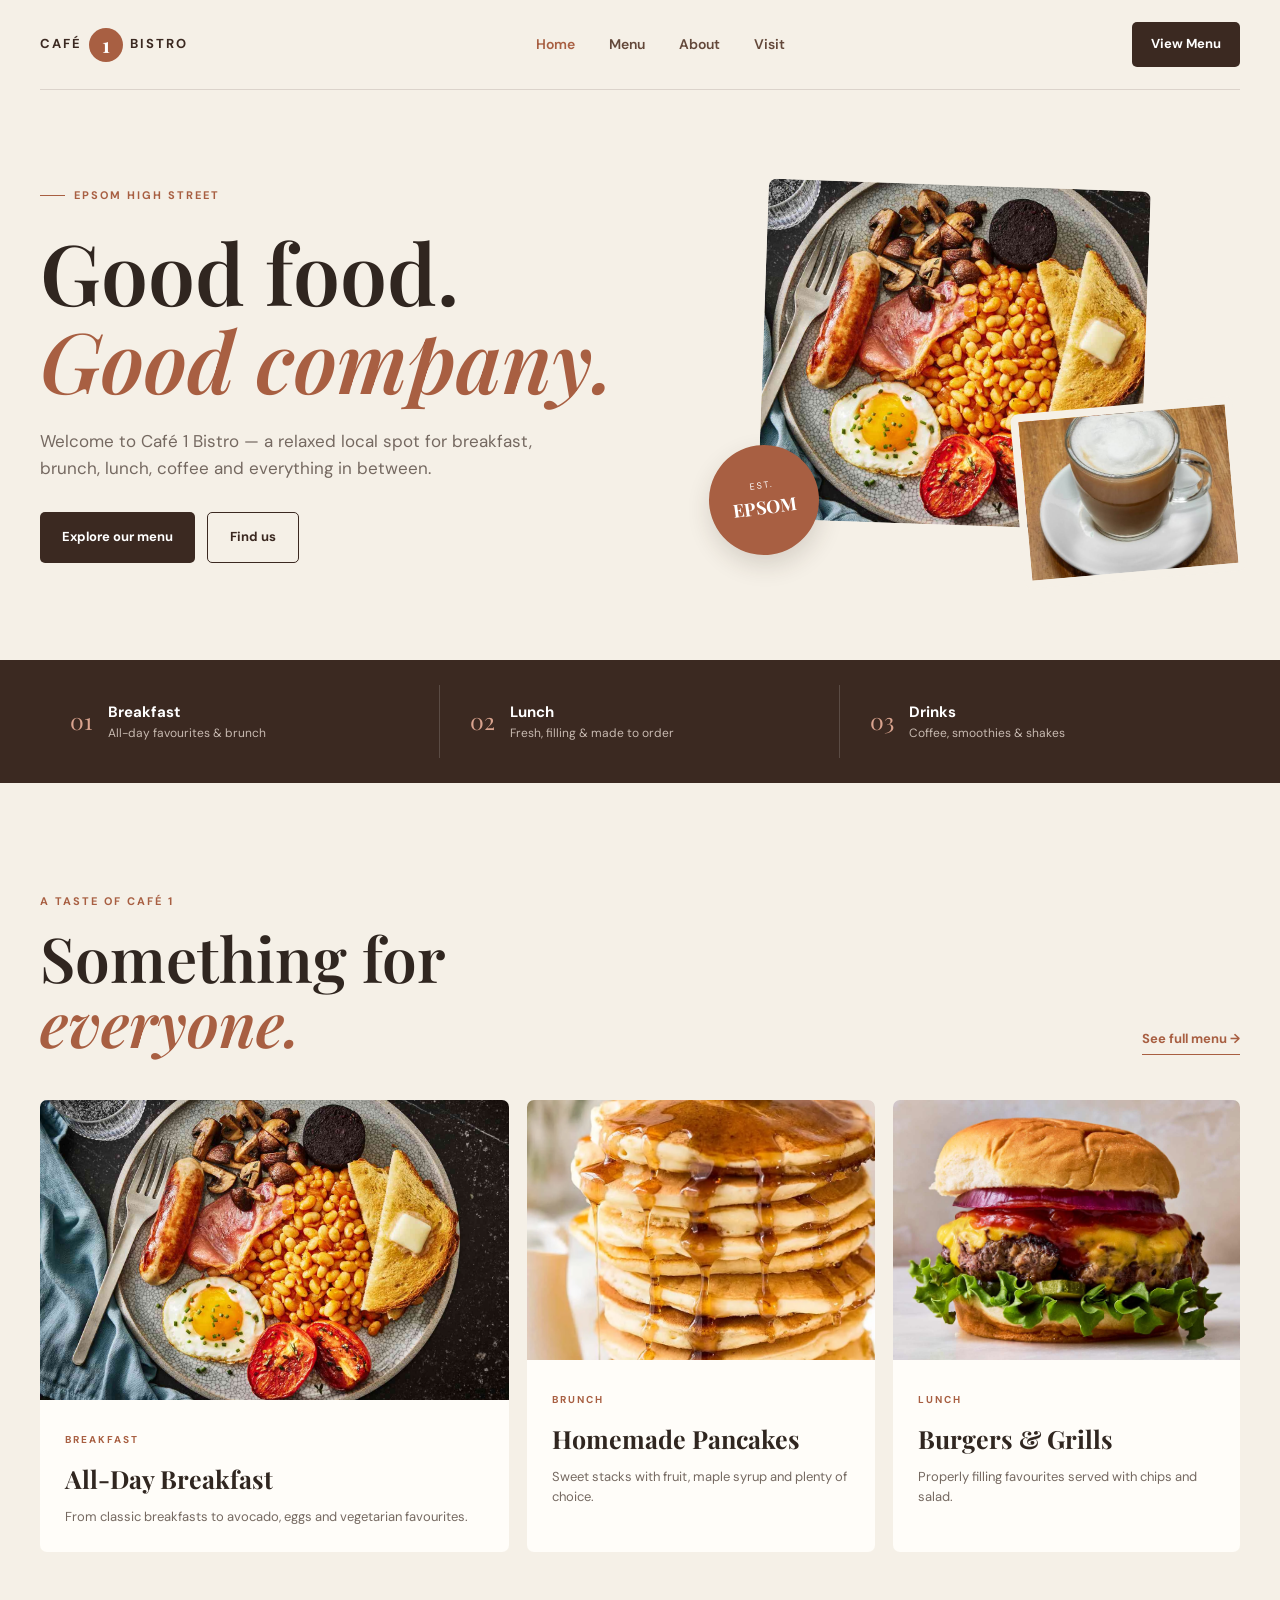
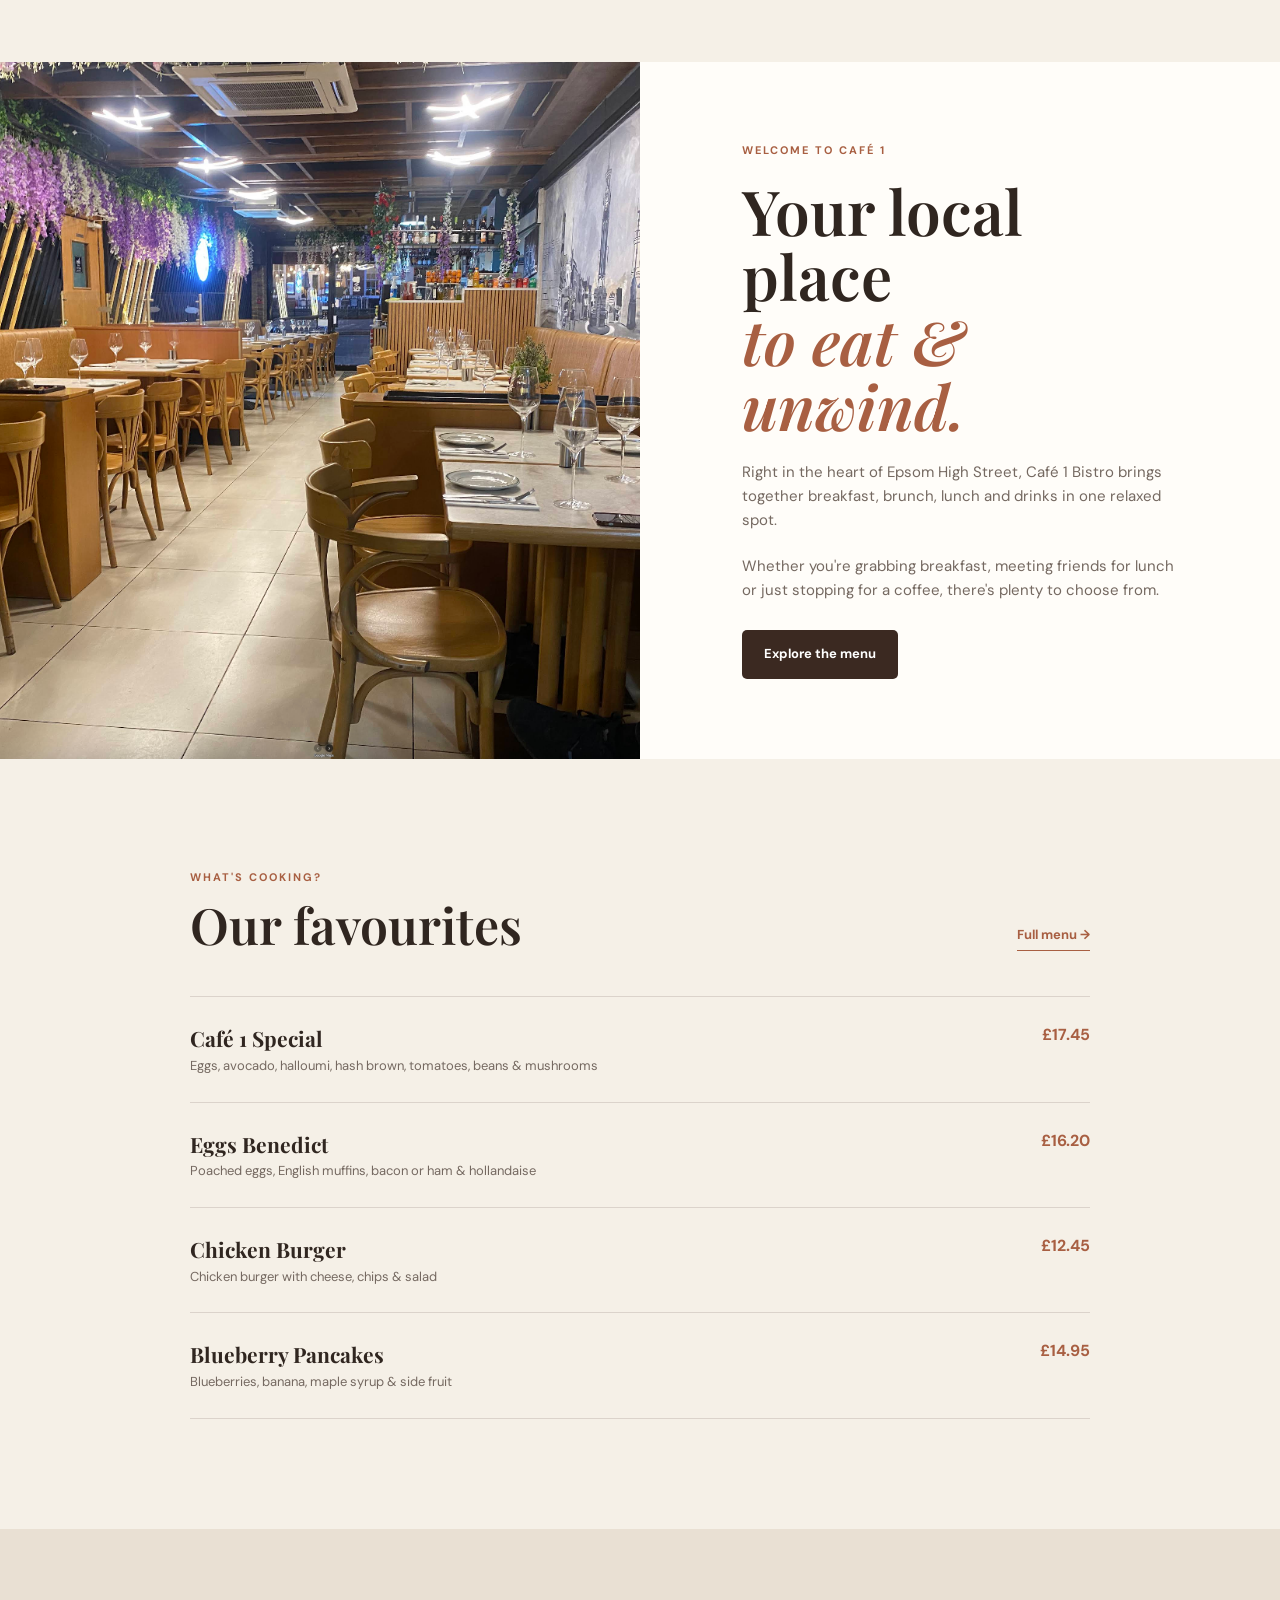
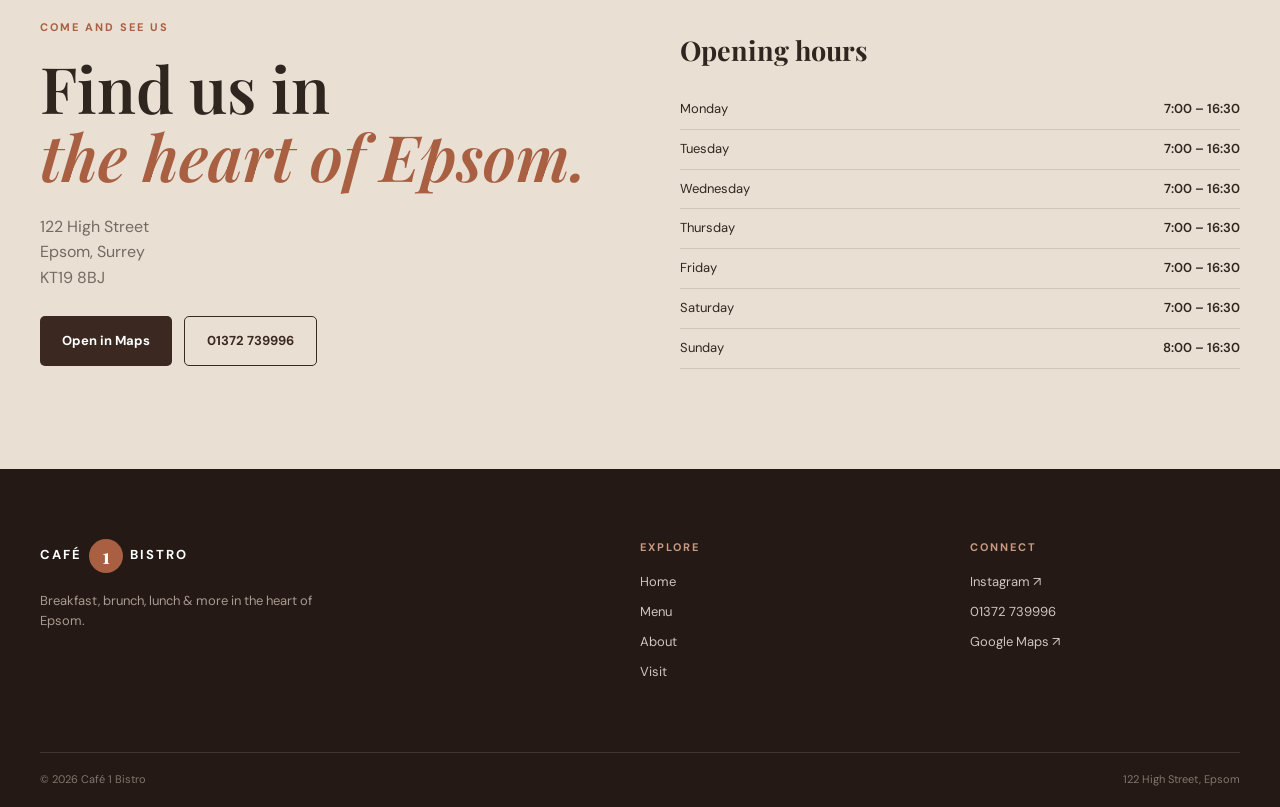
<file: index.html>
<!DOCTYPE html>
<html lang="en">
<head>
    <meta charset="UTF-8">
    <meta name="viewport" content="width=device-width, initial-scale=1.0">

    <title>Café 1 Bistro | Epsom</title>
    <meta name="description" content="Café 1 Bistro in Epsom. Breakfast, brunch, lunch, coffee and more at 122 High Street.">

    <link rel="stylesheet" href="styles.css">
    <link rel="preconnect" href="https://fonts.googleapis.com">
    <link rel="preconnect" href="https://fonts.gstatic.com" crossorigin>
    <link href="https://fonts.googleapis.com/css2?family=DM+Sans:wght@400;500;600;700&family=Playfair+Display:wght@500;600;700&display=swap" rel="stylesheet">
</head>

<body>

<header class="navbar">
    <a href="index.html" class="logo">
        <span>CAFÉ</span>
        <strong>1</strong>
        <span>BISTRO</span>
    </a>

    <nav>
        <a href="index.html" class="active">Home</a>
        <a href="menu.html">Menu</a>
        <a href="#about">About</a>
        <a href="#visit">Visit</a>
    </nav>

    <a href="menu.html" class="nav-button">View Menu</a>

    <button class="menu-toggle" onclick="toggleMenu()">☰</button>
</header>


<main>

    <!-- INTRO -->

    <section class="intro">

        <div class="intro-text">

            <div class="eyebrow">
                <span></span>
                Epsom High Street
            </div>

            <h1>
                Good food.<br>
                <em>Good company.</em>
            </h1>

            <p>
                Welcome to Café 1 Bistro — a relaxed local spot
                for breakfast, brunch, lunch, coffee and everything
                in between.
            </p>

            <div class="intro-buttons">
                <a href="menu.html" class="button primary">
                    Explore our menu
                </a>

                <a href="#visit" class="button secondary">
                    Find us
                </a>
            </div>

        </div>


        <div class="intro-collage">

            <div class="photo-card photo-main">
                <img src="images/breakfast.jpg" alt="Breakfast at Café 1 Bistro">
            </div>

            <div class="photo-card photo-small">
                <img src="images/coffee.jpg" alt="Coffee at Café 1 Bistro">
            </div>

            <div class="circle-label">
                <span>EST.</span>
                <strong>EPSOM</strong>
            </div>

        </div>

    </section>


    <!-- QUICK INFO -->

    <section class="quick-info">

        <div>
            <span class="info-number">01</span>
            <div>
                <h3>Breakfast</h3>
                <p>All-day favourites &amp; brunch</p>
            </div>
        </div>

        <div>
            <span class="info-number">02</span>
            <div>
                <h3>Lunch</h3>
                <p>Fresh, filling &amp; made to order</p>
            </div>
        </div>

        <div>
            <span class="info-number">03</span>
            <div>
                <h3>Drinks</h3>
                <p>Coffee, smoothies &amp; shakes</p>
            </div>
        </div>

    </section>


    <!-- POPULAR -->

    <section class="popular">

        <div class="section-heading">
            <div>
                <span class="eyebrow">A taste of Café 1</span>
                <h2>Something for<br><em>everyone.</em></h2>
            </div>

            <a href="menu.html" class="text-link">
                See full menu →
            </a>
        </div>


        <div class="food-grid">

            <article class="food-card large">
                <img src="images/breakfast.jpg" alt="All day breakfast">

                <div class="food-card-content">
                    <span>BREAKFAST</span>
                    <h3>All-Day Breakfast</h3>
                    <p>
                        From classic breakfasts to avocado,
                        eggs and vegetarian favourites.
                    </p>
                </div>
            </article>


            <article class="food-card">
                <img src="images/pancakes.jpg" alt="Pancakes">

                <div class="food-card-content">
                    <span>BRUNCH</span>
                    <h3>Homemade Pancakes</h3>
                    <p>
                        Sweet stacks with fruit, maple syrup
                        and plenty of choice.
                    </p>
                </div>
            </article>


            <article class="food-card">
                <img src="images/burger.jpg" alt="Burger">

                <div class="food-card-content">
                    <span>LUNCH</span>
                    <h3>Burgers &amp; Grills</h3>
                    <p>
                        Properly filling favourites served
                        with chips and salad.
                    </p>
                </div>
            </article>

        </div>

    </section>


    <!-- ABOUT -->

    <section class="about" id="about">

        <div class="about-image">
            <img src="images/cafe.jpg" alt="Café 1 Bistro">
        </div>

        <div class="about-text">

            <span class="eyebrow">Welcome to Café 1</span>

            <h2>Your local place<br><em>to eat &amp; unwind.</em></h2>

            <p>
                Right in the heart of Epsom High Street, Café 1 Bistro
                brings together breakfast, brunch, lunch and drinks
                in one relaxed spot.
            </p>

            <p>
                Whether you're grabbing breakfast, meeting friends
                for lunch or just stopping for a coffee, there's
                plenty to choose from.
            </p>

            <a href="menu.html" class="button primary">
                Explore the menu
            </a>

        </div>

    </section>


    <!-- MENU TEASER -->

    <section class="menu-teaser">

        <div class="menu-teaser-top">
            <div>
                <span class="eyebrow">What's cooking?</span>
                <h2>Our favourites</h2>
            </div>

            <a href="menu.html" class="text-link">
                Full menu →
            </a>
        </div>


        <div class="menu-list">

            <div class="menu-row">
                <div>
                    <h3>Café 1 Special</h3>
                    <p>
                        Eggs, avocado, halloumi, hash brown,
                        tomatoes, beans &amp; mushrooms
                    </p>
                </div>

                <strong>£17.45</strong>
            </div>


            <div class="menu-row">
                <div>
                    <h3>Eggs Benedict</h3>
                    <p>
                        Poached eggs, English muffins,
                        bacon or ham &amp; hollandaise
                    </p>
                </div>

                <strong>£16.20</strong>
            </div>


            <div class="menu-row">
                <div>
                    <h3>Chicken Burger</h3>
                    <p>
                        Chicken burger with cheese,
                        chips &amp; salad
                    </p>
                </div>

                <strong>£12.45</strong>
            </div>


            <div class="menu-row">
                <div>
                    <h3>Blueberry Pancakes</h3>
                    <p>
                        Blueberries, banana, maple syrup
                        &amp; side fruit
                    </p>
                </div>

                <strong>£14.95</strong>
            </div>

        </div>

    </section>


    <!-- VISIT -->

    <section class="visit" id="visit">

        <div class="visit-content">

            <span class="eyebrow">Come and see us</span>

            <h2>Find us in<br><em>the heart of Epsom.</em></h2>

            <p>
                122 High Street<br>
                Epsom, Surrey<br>
                KT19 8BJ
            </p>

            <div class="visit-buttons">

                <a
                    href="https://www.google.com/maps/search/?api=1&query=Cafe1+Bistro%2C+122+High+Street%2C+Epsom+KT19+8BJ"
                    target="_blank"
                    class="button primary"
                >
                    Open in Maps
                </a>

                <a
                    href="tel:01372739996"
                    class="button secondary"
                >
                    01372 739996
                </a>

            </div>

        </div>


        <div class="hours">

            <h3>Opening hours</h3>

            <div class="hours-row">
                <span>Monday</span>
                <strong>7:00 – 16:30</strong>
            </div>

            <div class="hours-row">
                <span>Tuesday</span>
                <strong>7:00 – 16:30</strong>
            </div>

            <div class="hours-row">
                <span>Wednesday</span>
                <strong>7:00 – 16:30</strong>
            </div>

            <div class="hours-row">
                <span>Thursday</span>
                <strong>7:00 – 16:30</strong>
            </div>

            <div class="hours-row">
                <span>Friday</span>
                <strong>7:00 – 16:30</strong>
            </div>

            <div class="hours-row">
                <span>Saturday</span>
                <strong>7:00 – 16:30</strong>
            </div>

            <div class="hours-row">
                <span>Sunday</span>
                <strong>8:00 – 16:30</strong>
            </div>

        </div>

    </section>

</main>


<footer>

    <div class="footer-main">

        <div class="footer-brand">
            <div class="logo footer-logo">
                <span>CAFÉ</span>
                <strong>1</strong>
                <span>BISTRO</span>
            </div>

            <p>
                Breakfast, brunch, lunch &amp; more
                in the heart of Epsom.
            </p>
        </div>


        <div class="footer-links">

            <h4>Explore</h4>

            <a href="index.html">Home</a>
            <a href="menu.html">Menu</a>
            <a href="#about">About</a>
            <a href="#visit">Visit</a>

        </div>


        <div class="footer-links">

            <h4>Connect</h4>

            <a
                href="https://www.instagram.com/cafeonebistro/"
                target="_blank"
            >
                Instagram ↗
            </a>

            <a href="tel:01372739996">
                01372 739996
            </a>

            <a
                href="https://www.google.com/maps/search/?api=1&query=Cafe1+Bistro%2C+122+High+Street%2C+Epsom+KT19+8BJ"
                target="_blank"
            >
                Google Maps ↗
            </a>

        </div>

    </div>


    <div class="footer-bottom">
        <span>© 2026 Café 1 Bistro</span>
        <span>122 High Street, Epsom</span>
    </div>

</footer>


<script src="script.js"></script>

</body>
</html>
</file>
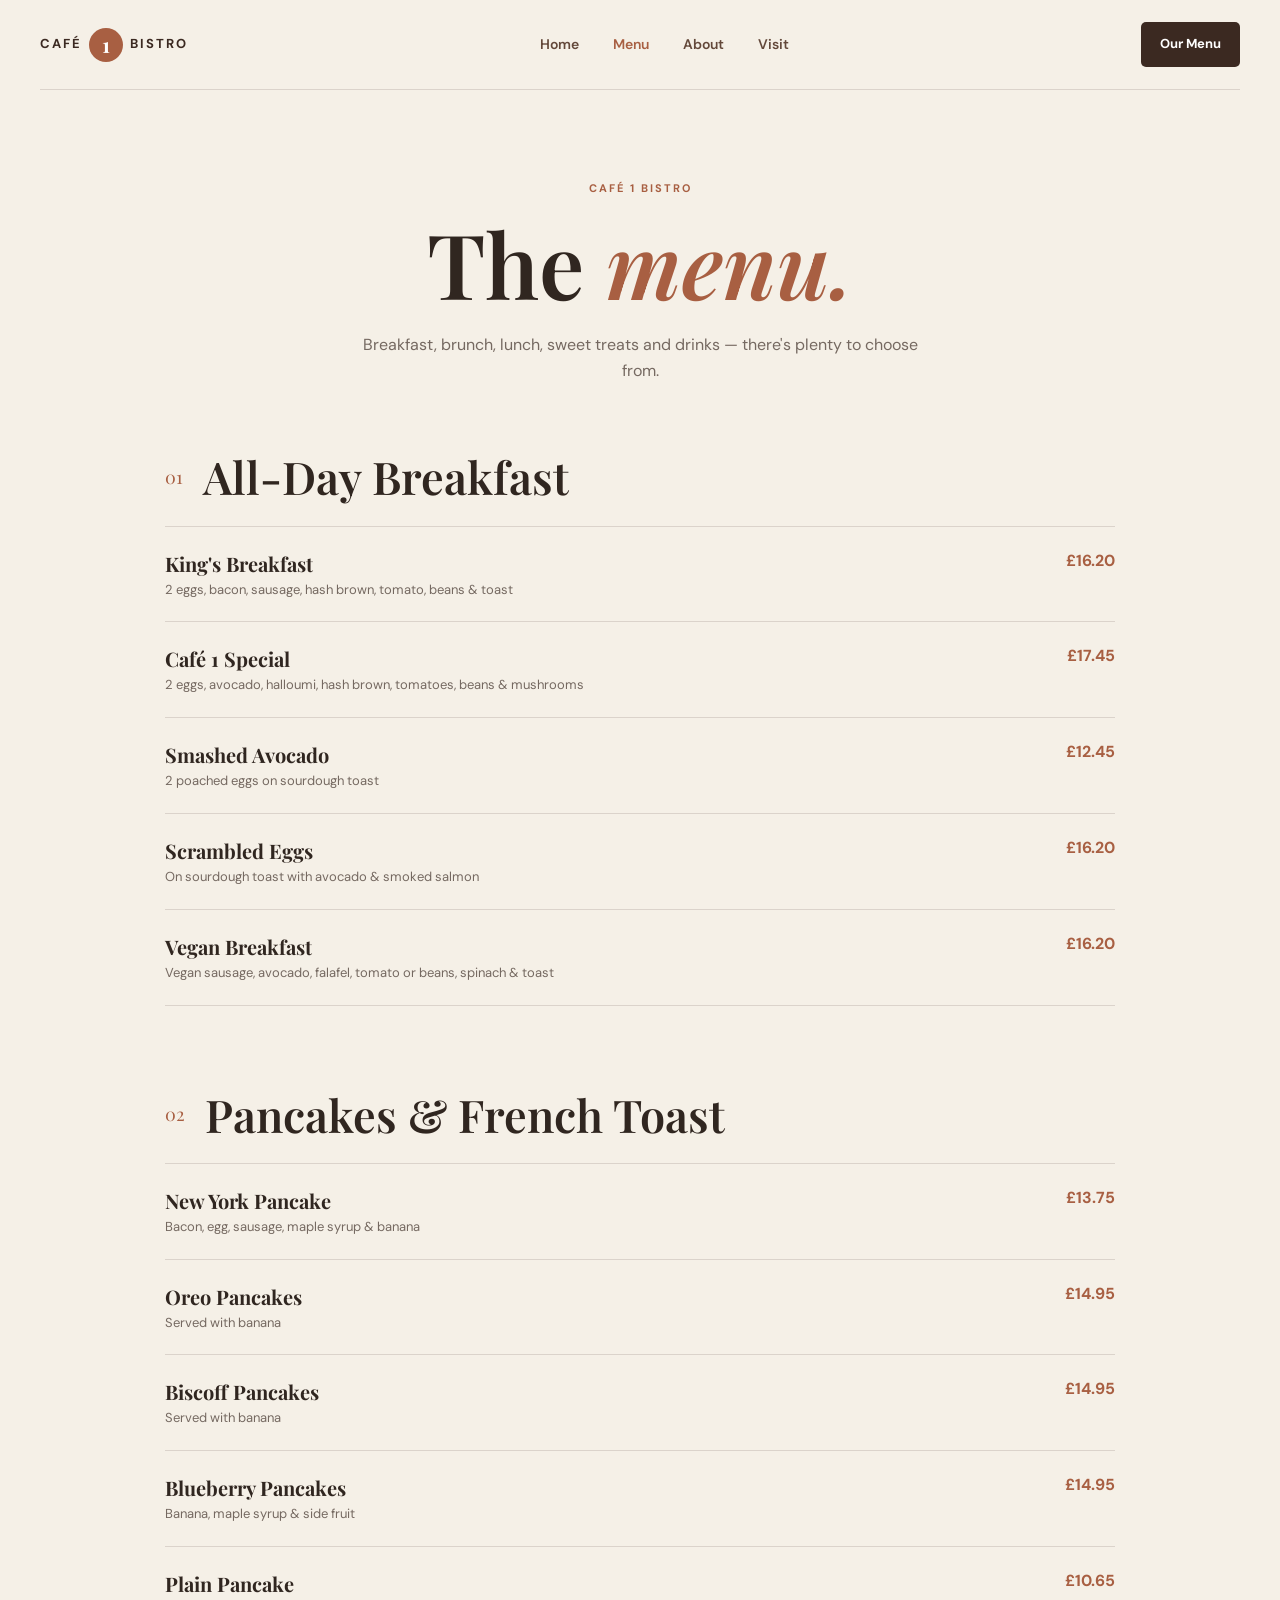
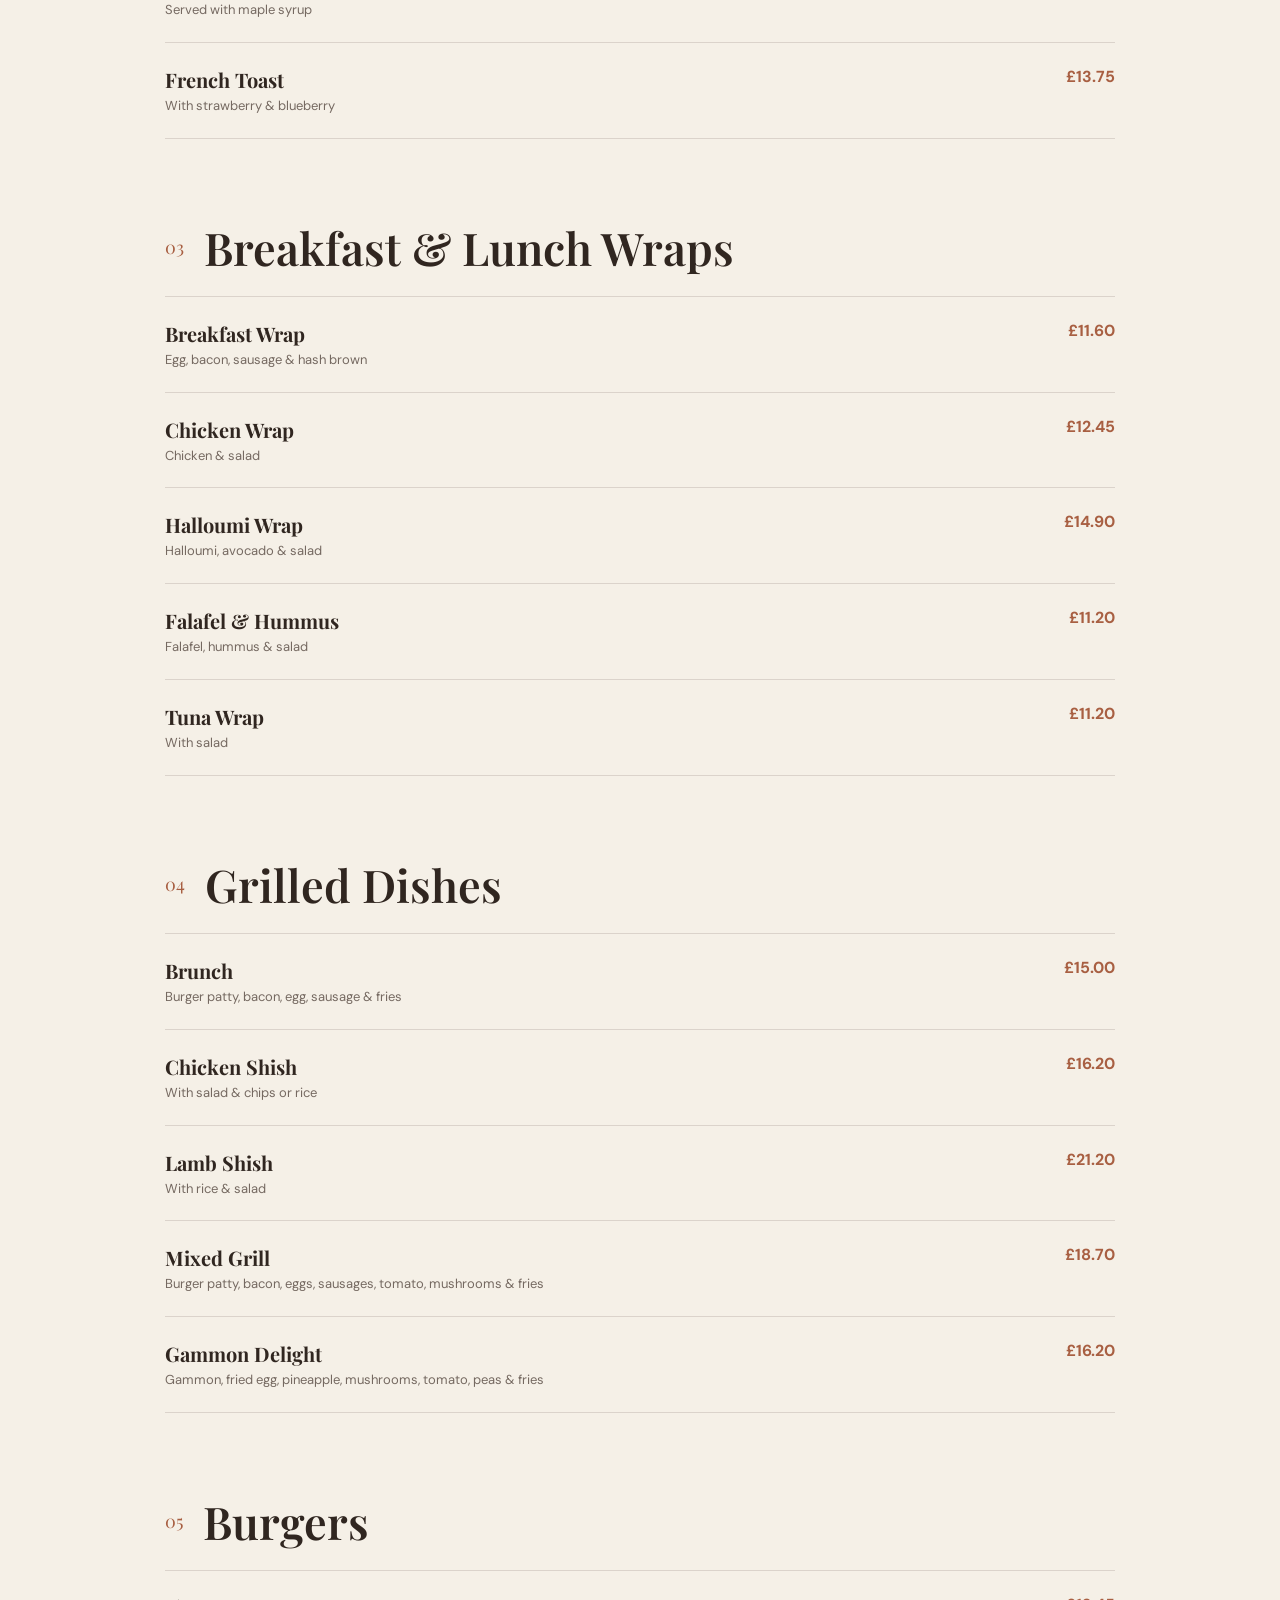
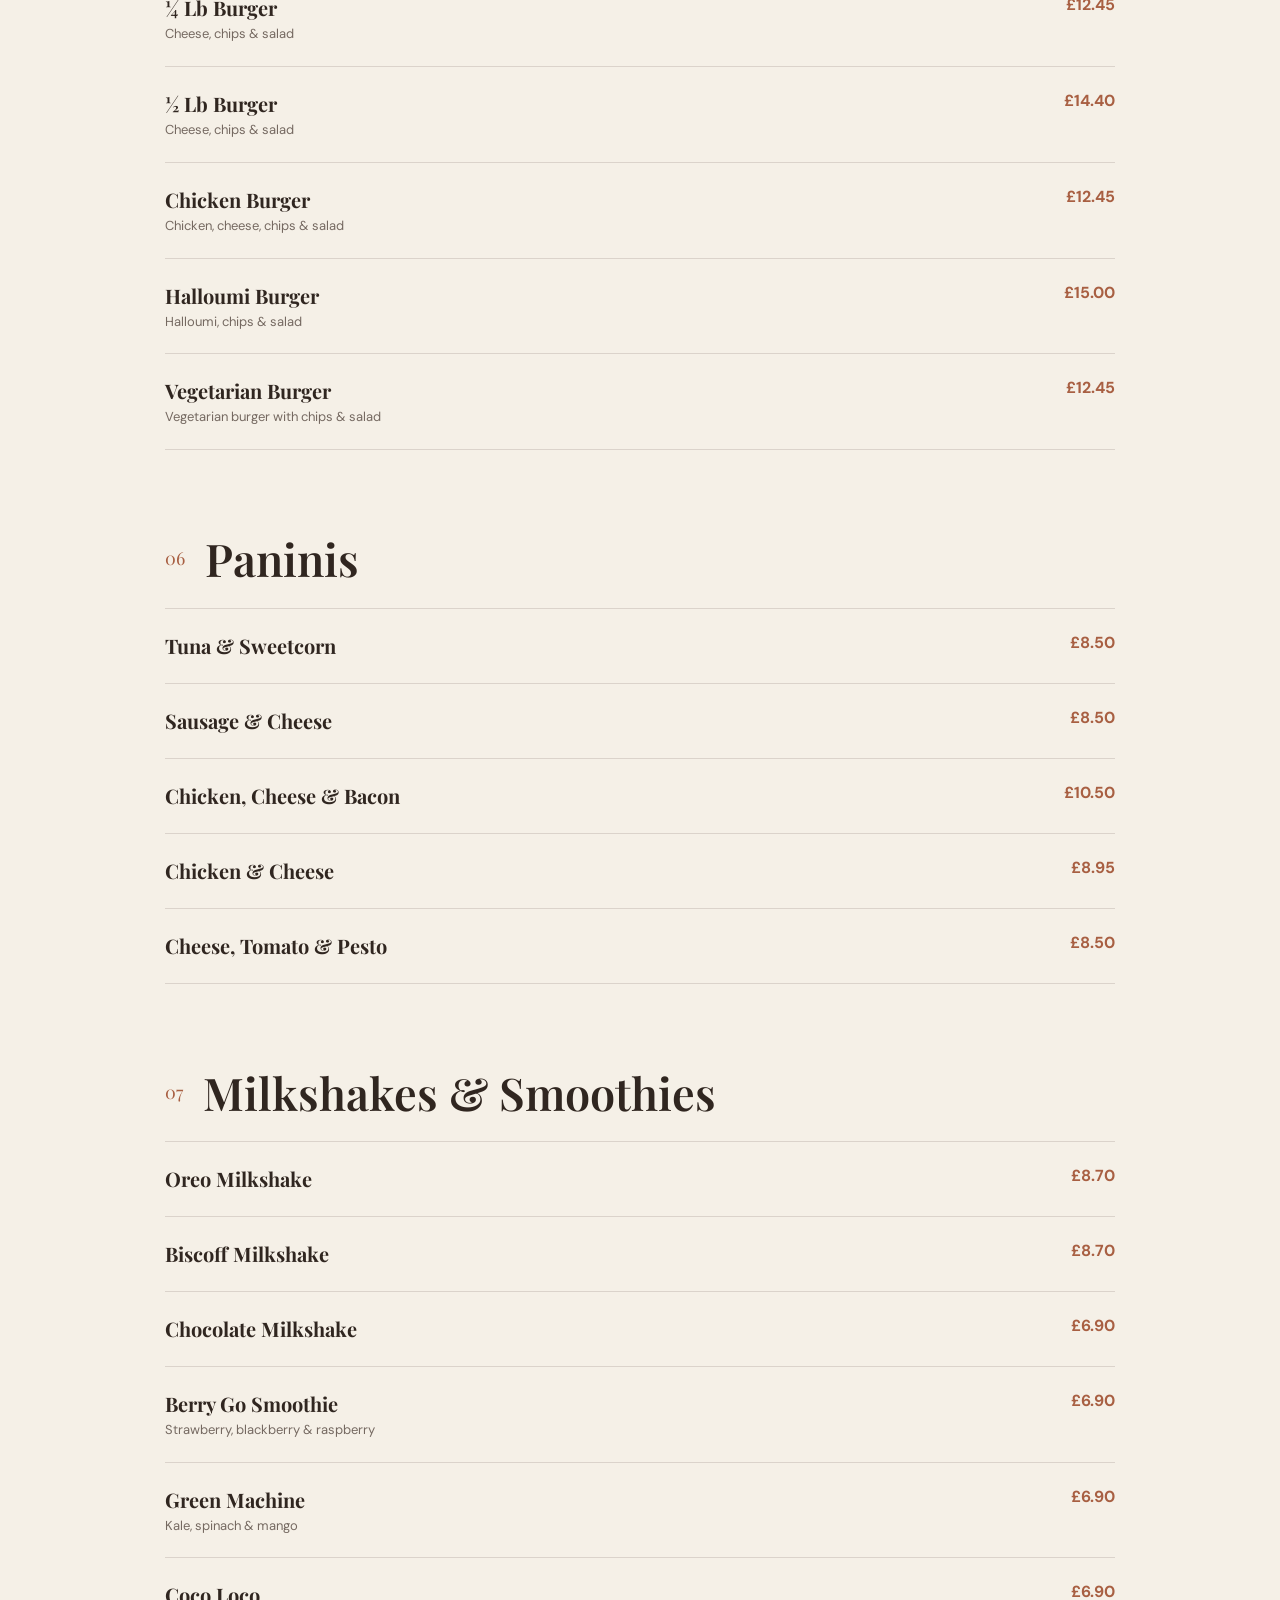
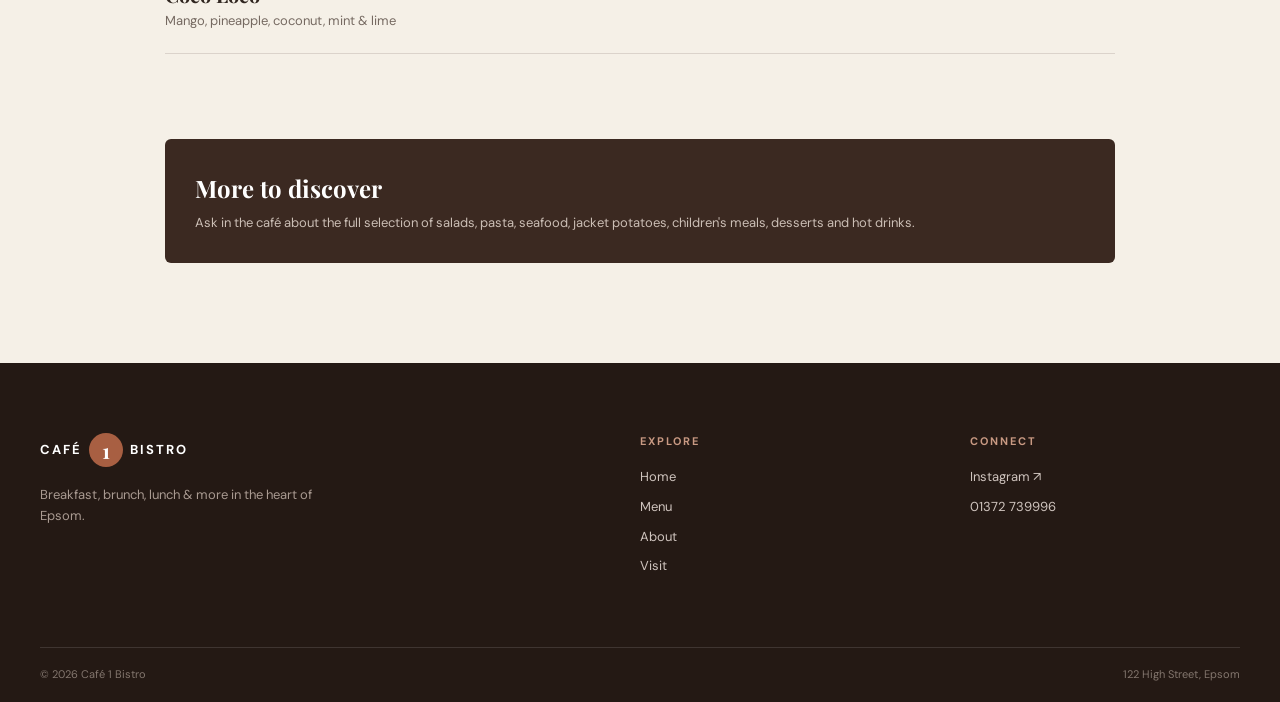
<file: menu.html>
<!DOCTYPE html>
<html lang="en">
<head>

    <meta charset="UTF-8">
    <meta name="viewport" content="width=device-width, initial-scale=1.0">

    <title>Menu | Café 1 Bistro</title>

    <link rel="stylesheet" href="styles.css">

    <link rel="preconnect" href="https://fonts.googleapis.com">
    <link rel="preconnect" href="https://fonts.gstatic.com" crossorigin>

    <link
        href="https://fonts.googleapis.com/css2?family=DM+Sans:wght@400;500;600;700&family=Playfair+Display:wght@500;600;700&display=swap"
        rel="stylesheet"
    >

</head>

<body>


<header class="navbar">

    <a href="index.html" class="logo">
        <span>CAFÉ</span>
        <strong>1</strong>
        <span>BISTRO</span>
    </a>

    <nav>
        <a href="index.html">Home</a>
        <a href="menu.html" class="active">Menu</a>
        <a href="index.html#about">About</a>
        <a href="index.html#visit">Visit</a>
    </nav>

    <a href="#menu" class="nav-button">Our Menu</a>

    <button class="menu-toggle" onclick="toggleMenu()">☰</button>

</header>


<main>

<section class="menu-header">

    <span class="eyebrow">Café 1 Bistro</span>

    <h1>
        The <em>menu.</em>
    </h1>

    <p>
        Breakfast, brunch, lunch, sweet treats and drinks —
        there's plenty to choose from.
    </p>

</section>


<section class="menu-page" id="menu">


    <!-- BREAKFAST -->

    <div class="menu-category">

        <div class="category-title">
            <span>01</span>
            <h2>All-Day Breakfast</h2>
        </div>


        <div class="menu-items">

            <div class="menu-item">
                <div>
                    <h3>King's Breakfast</h3>
                    <p>
                        2 eggs, bacon, sausage, hash brown,
                        tomato, beans &amp; toast
                    </p>
                </div>
                <strong>£16.20</strong>
            </div>


            <div class="menu-item">
                <div>
                    <h3>Café 1 Special</h3>
                    <p>
                        2 eggs, avocado, halloumi, hash brown,
                        tomatoes, beans &amp; mushrooms
                    </p>
                </div>
                <strong>£17.45</strong>
            </div>


            <div class="menu-item">
                <div>
                    <h3>Smashed Avocado</h3>
                    <p>
                        2 poached eggs on sourdough toast
                    </p>
                </div>
                <strong>£12.45</strong>
            </div>


            <div class="menu-item">
                <div>
                    <h3>Scrambled Eggs</h3>
                    <p>
                        On sourdough toast with avocado
                        &amp; smoked salmon
                    </p>
                </div>
                <strong>£16.20</strong>
            </div>


            <div class="menu-item">
                <div>
                    <h3>Vegan Breakfast</h3>
                    <p>
                        Vegan sausage, avocado, falafel,
                        tomato or beans, spinach &amp; toast
                    </p>
                </div>
                <strong>£16.20</strong>
            </div>

        </div>

    </div>


    <!-- PANCAKES -->

    <div class="menu-category">

        <div class="category-title">
            <span>02</span>
            <h2>Pancakes &amp; French Toast</h2>
        </div>


        <div class="menu-items">

            <div class="menu-item">
                <div>
                    <h3>New York Pancake</h3>
                    <p>Bacon, egg, sausage, maple syrup &amp; banana</p>
                </div>
                <strong>£13.75</strong>
            </div>


            <div class="menu-item">
                <div>
                    <h3>Oreo Pancakes</h3>
                    <p>Served with banana</p>
                </div>
                <strong>£14.95</strong>
            </div>


            <div class="menu-item">
                <div>
                    <h3>Biscoff Pancakes</h3>
                    <p>Served with banana</p>
                </div>
                <strong>£14.95</strong>
            </div>


            <div class="menu-item">
                <div>
                    <h3>Blueberry Pancakes</h3>
                    <p>Banana, maple syrup &amp; side fruit</p>
                </div>
                <strong>£14.95</strong>
            </div>


            <div class="menu-item">
                <div>
                    <h3>Plain Pancake</h3>
                    <p>Served with maple syrup</p>
                </div>
                <strong>£10.65</strong>
            </div>


            <div class="menu-item">
                <div>
                    <h3>French Toast</h3>
                    <p>With strawberry &amp; blueberry</p>
                </div>
                <strong>£13.75</strong>
            </div>

        </div>

    </div>


    <!-- WRAPS -->

    <div class="menu-category">

        <div class="category-title">
            <span>03</span>
            <h2>Breakfast &amp; Lunch Wraps</h2>
        </div>


        <div class="menu-items">

            <div class="menu-item">
                <div>
                    <h3>Breakfast Wrap</h3>
                    <p>Egg, bacon, sausage &amp; hash brown</p>
                </div>
                <strong>£11.60</strong>
            </div>


            <div class="menu-item">
                <div>
                    <h3>Chicken Wrap</h3>
                    <p>Chicken &amp; salad</p>
                </div>
                <strong>£12.45</strong>
            </div>


            <div class="menu-item">
                <div>
                    <h3>Halloumi Wrap</h3>
                    <p>Halloumi, avocado &amp; salad</p>
                </div>
                <strong>£14.90</strong>
            </div>


            <div class="menu-item">
                <div>
                    <h3>Falafel &amp; Hummus</h3>
                    <p>Falafel, hummus &amp; salad</p>
                </div>
                <strong>£11.20</strong>
            </div>


            <div class="menu-item">
                <div>
                    <h3>Tuna Wrap</h3>
                    <p>With salad</p>
                </div>
                <strong>£11.20</strong>
            </div>

        </div>

    </div>


    <!-- GRILLS -->

    <div class="menu-category">

        <div class="category-title">
            <span>04</span>
            <h2>Grilled Dishes</h2>
        </div>


        <div class="menu-items">

            <div class="menu-item">
                <div>
                    <h3>Brunch</h3>
                    <p>
                        Burger patty, bacon, egg,
                        sausage &amp; fries
                    </p>
                </div>
                <strong>£15.00</strong>
            </div>


            <div class="menu-item">
                <div>
                    <h3>Chicken Shish</h3>
                    <p>With salad &amp; chips or rice</p>
                </div>
                <strong>£16.20</strong>
            </div>


            <div class="menu-item">
                <div>
                    <h3>Lamb Shish</h3>
                    <p>With rice &amp; salad</p>
                </div>
                <strong>£21.20</strong>
            </div>


            <div class="menu-item">
                <div>
                    <h3>Mixed Grill</h3>
                    <p>
                        Burger patty, bacon, eggs, sausages,
                        tomato, mushrooms &amp; fries
                    </p>
                </div>
                <strong>£18.70</strong>
            </div>


            <div class="menu-item">
                <div>
                    <h3>Gammon Delight</h3>
                    <p>
                        Gammon, fried egg, pineapple,
                        mushrooms, tomato, peas &amp; fries
                    </p>
                </div>
                <strong>£16.20</strong>
            </div>

        </div>

    </div>


    <!-- BURGERS -->

    <div class="menu-category">

        <div class="category-title">
            <span>05</span>
            <h2>Burgers</h2>
        </div>


        <div class="menu-items">

            <div class="menu-item">
                <div>
                    <h3>¼ Lb Burger</h3>
                    <p>Cheese, chips &amp; salad</p>
                </div>
                <strong>£12.45</strong>
            </div>


            <div class="menu-item">
                <div>
                    <h3>½ Lb Burger</h3>
                    <p>Cheese, chips &amp; salad</p>
                </div>
                <strong>£14.40</strong>
            </div>


            <div class="menu-item">
                <div>
                    <h3>Chicken Burger</h3>
                    <p>Chicken, cheese, chips &amp; salad</p>
                </div>
                <strong>£12.45</strong>
            </div>


            <div class="menu-item">
                <div>
                    <h3>Halloumi Burger</h3>
                    <p>Halloumi, chips &amp; salad</p>
                </div>
                <strong>£15.00</strong>
            </div>


            <div class="menu-item">
                <div>
                    <h3>Vegetarian Burger</h3>
                    <p>Vegetarian burger with chips &amp; salad</p>
                </div>
                <strong>£12.45</strong>
            </div>

        </div>

    </div>


    <!-- PANINIS -->

    <div class="menu-category">

        <div class="category-title">
            <span>06</span>
            <h2>Paninis</h2>
        </div>


        <div class="menu-items">

            <div class="menu-item">
                <div>
                    <h3>Tuna &amp; Sweetcorn</h3>
                </div>
                <strong>£8.50</strong>
            </div>


            <div class="menu-item">
                <div>
                    <h3>Sausage &amp; Cheese</h3>
                </div>
                <strong>£8.50</strong>
            </div>


            <div class="menu-item">
                <div>
                    <h3>Chicken, Cheese &amp; Bacon</h3>
                </div>
                <strong>£10.50</strong>
            </div>


            <div class="menu-item">
                <div>
                    <h3>Chicken &amp; Cheese</h3>
                </div>
                <strong>£8.95</strong>
            </div>


            <div class="menu-item">
                <div>
                    <h3>Cheese, Tomato &amp; Pesto</h3>
                </div>
                <strong>£8.50</strong>
            </div>

        </div>

    </div>


    <!-- DRINKS -->

    <div class="menu-category">

        <div class="category-title">
            <span>07</span>
            <h2>Milkshakes &amp; Smoothies</h2>
        </div>


        <div class="menu-items">

            <div class="menu-item">
                <div>
                    <h3>Oreo Milkshake</h3>
                </div>
                <strong>£8.70</strong>
            </div>


            <div class="menu-item">
                <div>
                    <h3>Biscoff Milkshake</h3>
                </div>
                <strong>£8.70</strong>
            </div>


            <div class="menu-item">
                <div>
                    <h3>Chocolate Milkshake</h3>
                </div>
                <strong>£6.90</strong>
            </div>


            <div class="menu-item">
                <div>
                    <h3>Berry Go Smoothie</h3>
                    <p>Strawberry, blackberry &amp; raspberry</p>
                </div>
                <strong>£6.90</strong>
            </div>


            <div class="menu-item">
                <div>
                    <h3>Green Machine</h3>
                    <p>Kale, spinach &amp; mango</p>
                </div>
                <strong>£6.90</strong>
            </div>


            <div class="menu-item">
                <div>
                    <h3>Coco Loco</h3>
                    <p>Mango, pineapple, coconut, mint &amp; lime</p>
                </div>
                <strong>£6.90</strong>
            </div>

        </div>

    </div>


    <div class="menu-note">
        <strong>More to discover</strong>
        <p>
            Ask in the café about the full selection of
            salads, pasta, seafood, jacket potatoes,
            children's meals, desserts and hot drinks.
        </p>
    </div>


</section>

</main>


<footer>

    <div class="footer-main">

        <div class="footer-brand">

            <div class="logo footer-logo">
                <span>CAFÉ</span>
                <strong>1</strong>
                <span>BISTRO</span>
            </div>

            <p>
                Breakfast, brunch, lunch &amp; more
                in the heart of Epsom.
            </p>

        </div>


        <div class="footer-links">

            <h4>Explore</h4>

            <a href="index.html">Home</a>
            <a href="menu.html">Menu</a>
            <a href="index.html#about">About</a>
            <a href="index.html#visit">Visit</a>

        </div>


        <div class="footer-links">

            <h4>Connect</h4>

            <a href="https://www.instagram.com/cafeonebistro/" target="_blank">
                Instagram ↗
            </a>

            <a href="tel:01372739996">
                01372 739996
            </a>

        </div>

    </div>


    <div class="footer-bottom">
        <span>© 2026 Café 1 Bistro</span>
        <span>122 High Street, Epsom</span>
    </div>

</footer>


<script src="script.js"></script>

</body>
</html>
</file>
<file: styles.css>
:root {
    --cream: #f5f0e7;
    --cream-dark: #e9e0d3;
    --brown: #3b2921;
    --brown-light: #63483a;
    --terracotta: #a85f42;
    --terracotta-dark: #85462f;
    --white: #fffdf9;
    --text: #302620;
    --muted: #756961;
    --border: rgba(59, 41, 33, 0.14);
}

* {
    box-sizing: border-box;
    margin: 0;
    padding: 0;
}

html {
    scroll-behavior: smooth;
}

body {
    background: var(--cream);
    color: var(--text);
    font-family: "DM Sans", sans-serif;
    line-height: 1.6;
}

img {
    display: block;
    width: 100%;
    object-fit: cover;
}

a {
    color: inherit;
    text-decoration: none;
}


/* NAVIGATION */

.navbar {
    width: min(1200px, calc(100% - 48px));
    margin: auto;
    min-height: 90px;

    display: flex;
    align-items: center;
    justify-content: space-between;

    border-bottom: 1px solid var(--border);
}

.logo {
    display: flex;
    align-items: center;
    gap: 7px;

    color: var(--brown);
    font-size: 13px;
    font-weight: 700;
    letter-spacing: 2px;
}

.logo strong {
    display: grid;
    place-items: center;

    width: 34px;
    height: 34px;

    background: var(--terracotta);
    color: white;

    border-radius: 50%;

    font-family: "Playfair Display", serif;
    font-size: 21px;
    letter-spacing: 0;
}

nav {
    display: flex;
    gap: 34px;
}

nav a {
    color: var(--brown-light);
    font-size: 14px;
    font-weight: 600;

    transition: 0.2s;
}

nav a:hover,
nav a.active {
    color: var(--terracotta);
}

.nav-button {
    padding: 12px 19px;

    background: var(--brown);
    color: white;

    border-radius: 5px;

    font-size: 13px;
    font-weight: 700;
}

.menu-toggle {
    display: none;

    border: 0;
    background: none;

    font-size: 25px;
    color: var(--brown);

    cursor: pointer;
}


/* GENERAL */

.eyebrow {
    display: flex;
    align-items: center;
    gap: 9px;

    color: var(--terracotta);

    font-size: 11px;
    font-weight: 700;
    letter-spacing: 2px;
    text-transform: uppercase;
}

.eyebrow span {
    width: 25px;
    height: 1px;
    background: var(--terracotta);
}

h1,
h2 {
    font-family: "Playfair Display", serif;
    font-weight: 600;
    line-height: 1.05;
}

h1 em,
h2 em {
    color: var(--terracotta);
    font-style: italic;
}

.button {
    display: inline-flex;
    align-items: center;
    justify-content: center;

    padding: 14px 22px;

    border-radius: 5px;

    font-size: 13px;
    font-weight: 700;

    transition: transform 0.2s, background 0.2s;
}

.button:hover {
    transform: translateY(-2px);
}

.button.primary {
    background: var(--brown);
    color: white;
}

.button.primary:hover {
    background: var(--terracotta-dark);
}

.button.secondary {
    border: 1px solid var(--brown);
    color: var(--brown);
}


/* INTRO */

.intro {
    width: min(1200px, calc(100% - 48px));
    margin: auto;

    min-height: 570px;

    display: grid;
    grid-template-columns: 1fr 0.9fr;
    align-items: center;
    gap: 80px;
}

.intro-text {
    max-width: 590px;
}

.intro h1 {
    margin-top: 22px;
    font-size: clamp(55px, 7vw, 84px);
}

.intro p {
    max-width: 500px;
    margin-top: 25px;

    color: var(--muted);
    font-size: 17px;
}

.intro-buttons {
    display: flex;
    gap: 12px;
    margin-top: 30px;
}

.intro-collage {
    height: 430px;
    position: relative;
}

.photo-card {
    position: absolute;
    overflow: hidden;
    border-radius: 8px;
}

.photo-main {
    width: 72%;
    height: 340px;

    top: 25px;
    left: 10%;

    transform: rotate(2deg);
}

.photo-main img {
    height: 100%;
}

.photo-small {
    width: 42%;
    height: 175px;

    right: 0;
    bottom: 10px;

    border: 8px solid var(--cream);

    transform: rotate(-5deg);
}

.photo-small img {
    height: 100%;
}

.circle-label {
    position: absolute;

    width: 110px;
    height: 110px;

    left: 0;
    bottom: 35px;

    background: var(--terracotta);
    color: white;

    border-radius: 50%;

    display: flex;
    flex-direction: column;
    justify-content: center;
    align-items: center;

    transform: rotate(-8deg);

    box-shadow: 0 10px 25px rgba(59, 41, 33, 0.16);
}

.circle-label span {
    font-size: 9px;
    letter-spacing: 2px;
}

.circle-label strong {
    font-family: "Playfair Display", serif;
    font-size: 18px;
}


/* QUICK INFO */

.quick-info {
    background: var(--brown);
    color: white;

    padding: 25px max(24px, calc((100vw - 1200px) / 2));

    display: grid;
    grid-template-columns: repeat(3, 1fr);
}

.quick-info > div {
    display: flex;
    gap: 15px;
    align-items: center;

    padding: 15px 30px;

    border-right: 1px solid rgba(255,255,255,0.16);
}

.quick-info > div:last-child {
    border: 0;
}

.info-number {
    color: #d9a38e;

    font-family: "Playfair Display", serif;
    font-size: 23px;
}

.quick-info h3 {
    font-size: 15px;
}

.quick-info p {
    color: #c7b9b0;
    font-size: 12px;
}


/* POPULAR */

.popular {
    width: min(1200px, calc(100% - 48px));
    margin: auto;
    padding: 110px 0;
}

.section-heading,
.menu-teaser-top {
    display: flex;
    align-items: end;
    justify-content: space-between;
    gap: 30px;
    margin-bottom: 45px;
}

.section-heading h2 {
    margin-top: 14px;
    font-size: clamp(42px, 5vw, 62px);
}

.text-link {
    color: var(--terracotta);
    font-size: 13px;
    font-weight: 700;

    border-bottom: 1px solid var(--terracotta);
    padding-bottom: 4px;
}

.food-grid {
    display: grid;
    grid-template-columns: 1.35fr 1fr 1fr;
    gap: 18px;
}

.food-card {
    background: var(--white);
    overflow: hidden;
    border-radius: 7px;
}

.food-card img {
    height: 260px;
}

.food-card.large img {
    height: 300px;
}

.food-card-content {
    padding: 25px;
}

.food-card-content > span {
    color: var(--terracotta);

    font-size: 10px;
    font-weight: 700;
    letter-spacing: 2px;
}

.food-card h3 {
    margin-top: 8px;

    font-family: "Playfair Display", serif;
    font-size: 25px;
}

.food-card p {
    margin-top: 8px;

    color: var(--muted);
    font-size: 13px;
}


/* ABOUT */

.about {
    background: var(--white);

    display: grid;
    grid-template-columns: 1fr 1fr;

    min-height: 600px;
}

.about-image {
    min-height: 550px;
}

.about-image img {
    height: 100%;
}

.about-text {
    padding: 80px clamp(35px, 8vw, 120px);

    display: flex;
    flex-direction: column;
    justify-content: center;
    align-items: flex-start;
}

.about-text h2 {
    margin-top: 18px;

    font-size: clamp(42px, 5vw, 62px);
}

.about-text p {
    max-width: 490px;
    margin-top: 22px;

    color: var(--muted);
    font-size: 15px;
}

.about-text .button {
    margin-top: 28px;
}


/* MENU TEASER */

.menu-teaser {
    width: min(900px, calc(100% - 48px));
    margin: auto;

    padding: 110px 0;
}

.menu-teaser h2 {
    margin-top: 12px;
    font-size: 50px;
}

.menu-list {
    border-top: 1px solid var(--border);
}

.menu-row {
    padding: 25px 0;

    display: flex;
    justify-content: space-between;
    gap: 40px;

    border-bottom: 1px solid var(--border);
}

.menu-row h3 {
    font-family: "Playfair Display", serif;
    font-size: 21px;
}

.menu-row p {
    max-width: 600px;

    color: var(--muted);
    font-size: 13px;
}

.menu-row strong {
    white-space: nowrap;

    color: var(--terracotta);
}


/* VISIT */

.visit {
    background: var(--cream-dark);

    padding: 90px max(24px, calc((100vw - 1200px) / 2));

    display: grid;
    grid-template-columns: 1fr 1fr;
    gap: 80px;
}

.visit h2 {
    margin-top: 18px;
    font-size: clamp(43px, 5vw, 65px);
}

.visit-content > p {
    margin-top: 25px;

    color: var(--muted);
    font-size: 16px;
}

.visit-buttons {
    display: flex;
    gap: 12px;
    margin-top: 25px;
}

.hours {
    padding: 10px 0;
}

.hours h3 {
    margin-bottom: 18px;

    font-family: "Playfair Display", serif;
    font-size: 27px;
}

.hours-row {
    display: flex;
    justify-content: space-between;

    padding: 9px 0;

    border-bottom: 1px solid var(--border);

    font-size: 13px;
}

.hours-row strong {
    font-weight: 600;
}


/* MENU PAGE */

.menu-header {
    width: min(900px, calc(100% - 48px));
    margin: auto;

    padding: 90px 0 70px;
    text-align: center;
}

.menu-header .eyebrow {
    justify-content: center;
}

.menu-header h1 {
    margin-top: 18px;
    font-size: clamp(60px, 8vw, 90px);
}

.menu-header p {
    max-width: 560px;
    margin: 22px auto 0;

    color: var(--muted);
}


.menu-page {
    width: min(950px, calc(100% - 48px));
    margin: auto;
    padding-bottom: 100px;
}

.menu-category {
    margin-bottom: 85px;
}

.category-title {
    display: flex;
    align-items: center;
    gap: 20px;

    margin-bottom: 25px;
}

.category-title span {
    color: var(--terracotta);

    font-family: "Playfair Display", serif;
    font-size: 18px;
}

.category-title h2 {
    font-size: clamp(31px, 4vw, 45px);
}

.menu-items {
    border-top: 1px solid var(--border);
}

.menu-item {
    display: flex;
    justify-content: space-between;
    gap: 30px;

    padding: 21px 0;

    border-bottom: 1px solid var(--border);
}

.menu-item h3 {
    font-family: "Playfair Display", serif;
    font-size: 20px;
}

.menu-item p {
    max-width: 650px;

    color: var(--muted);
    font-size: 13px;
}

.menu-item strong {
    color: var(--terracotta);
    white-space: nowrap;
}

.menu-note {
    padding: 30px;

    background: var(--brown);
    color: white;

    border-radius: 6px;
}

.menu-note strong {
    font-family: "Playfair Display", serif;
    font-size: 24px;
}

.menu-note p {
    margin-top: 5px;
    color: #cbbeb5;
    font-size: 13px;
}


/* FOOTER */

footer {
    background: #241914;
    color: white;
}

.footer-main {
    width: min(1200px, calc(100% - 48px));
    margin: auto;

    padding: 70px 0;

    display: grid;
    grid-template-columns: 2fr 1fr 1fr;
    gap: 60px;
}

.footer-logo {
    color: white;
}

.footer-brand p {
    max-width: 300px;
    margin-top: 18px;

    color: #a99a91;
    font-size: 13px;
}

.footer-links {
    display: flex;
    flex-direction: column;
    align-items: flex-start;
    gap: 9px;
}

.footer-links h4 {
    margin-bottom: 7px;

    color: #c99a83;

    font-size: 11px;
    letter-spacing: 2px;
    text-transform: uppercase;
}

.footer-links a {
    color: #cfc4be;
    font-size: 13px;
}

.footer-links a:hover {
    color: white;
}

.footer-bottom {
    width: min(1200px, calc(100% - 48px));
    margin: auto;

    padding: 18px 0;

    border-top: 1px solid rgba(255,255,255,0.12);

    display: flex;
    justify-content: space-between;

    color: #83766e;
    font-size: 11px;
}


/* MOBILE */

@media (max-width: 800px) {

    .navbar {
        min-height: 75px;
    }

    nav,
    .nav-button {
        display: none;
    }

    .menu-toggle {
        display: block;
    }

    nav.mobile-open {
        display: flex;

        position: absolute;
        top: 75px;
        left: 0;
        right: 0;

        padding: 25px;

        background: var(--cream);

        flex-direction: column;
        gap: 18px;

        z-index: 20;

        border-bottom: 1px solid var(--border);
    }


    .intro {
        grid-template-columns: 1fr;
        gap: 40px;

        padding: 65px 0;
    }

    .intro h1 {
        font-size: 55px;
    }

    .intro-collage {
        height: 350px;
    }


    .quick-info {
        grid-template-columns: 1fr;
        padding: 15px 24px;
    }

    .quick-info > div {
        border-right: 0;
        border-bottom: 1px solid rgba(255,255,255,0.16);
        padding: 18px 0;
    }


    .popular {
        padding: 75px 0;
    }

    .section-heading {
        align-items: flex-start;
        flex-direction: column;
        margin-bottom: 30px;
    }

    .food-grid {
        grid-template-columns: 1fr;
    }

    .food-card img,
    .food-card.large img {
        height: 270px;
    }


    .about {
        grid-template-columns: 1fr;
    }

    .about-image {
        min-height: 350px;
    }

    .about-text {
        padding: 65px 24px;
    }


    .menu-teaser {
        padding: 75px 0;
    }

    .menu-teaser-top {
        align-items: flex-start;
        flex-direction: column;
    }


    .visit {
        grid-template-columns: 1fr;
        gap: 50px;
        padding: 70px 24px;
    }


    .footer-main {
        grid-template-columns: 1fr 1fr;
        gap: 40px;
    }

    .footer-brand {
        grid-column: 1 / -1;
    }

    .footer-bottom {
        flex-direction: column;
        gap: 5px;
    }


    .menu-header {
        padding: 65px 0 55px;
    }

    .menu-item {
        gap: 15px;
    }

}


@media (max-width: 480px) {

    .navbar,
    .intro,
    .popular,
    .menu-header,
    .menu-page {
        width: min(100% - 32px, 1200px);
    }

    .intro h1 {
        font-size: 47px;
    }

    .intro-buttons,
    .visit-buttons {
        flex-direction: column;
        align-items: stretch;
    }

    .intro-collage {
        height: 300px;
    }

    .photo-main {
        height: 250px;
    }

    .photo-small {
        height: 125px;
    }

    .circle-label {
        width: 85px;
        height: 85px;
    }

    .circle-label strong {
        font-size: 14px;
    }

    .footer-main {
        grid-template-columns: 1fr;
    }

    .footer-brand {
        grid-column: auto;
    }

}
</file>
